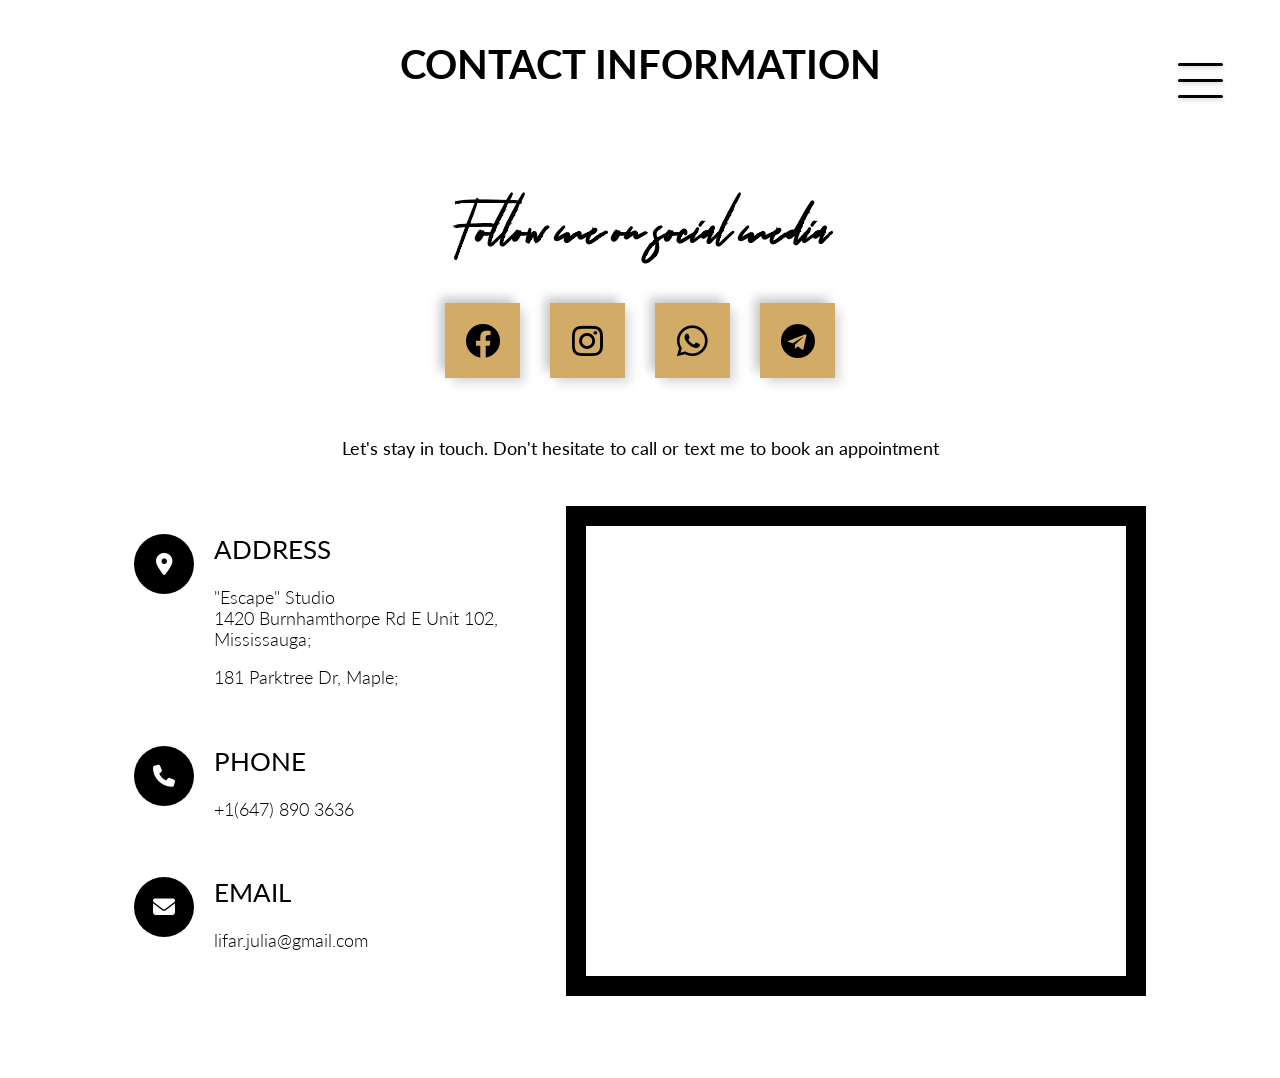
<file: contact_me.html>
<!DOCTYPE html>
<html lang="en">
<head>
    <meta charset="UTF-8">
    <meta http-equiv="X-UA-Compatible" content="IE=edge">
    <meta name="viewport" content="width=device-width, initial-scale=1.0">
    <link rel="preconnect" href="https://fonts.googleapis.com"> 
    <link rel="preconnect" href="https://fonts.gstatic.com" crossorigin> 
    <link rel="stylesheet" href="https://cdnjs.cloudflare.com/ajax/libs/font-awesome/6.2.0/css/all.min.css" integrity="sha512-xh6O/CkQoPOWDdYTDqeRdPCVd1SpvCA9XXcUnZS2FmJNp1coAFzvtCN9BmamE+4aHK8yyUHUSCcJHgXloTyT2A==" crossorigin="anonymous" referrerpolicy="no-referrer" />
    <link href="https://fonts.googleapis.com/css2?family=Lato:wght@300;400&display=swap" rel="stylesheet">
    <link rel="stylesheet" href="https://cdnjs.cloudflare.com/ajax/libs/font-awesome/5.13.0/css/all.min.css">
    <link rel="stylesheet" href="navigation.css">
    <link rel="stylesheet" href="contact_me.css">
    <title>Contact Me</title>
</head>
<body>
    <div id="menu-bar">
        <div class="navbar-links">
            <ul>
               <li><a href="index.html" class="text-decoration-none"><h2>HOME</h2></a></li>
               <hr>
               <li><a href="about.html" class="text-decoration-none"><h2>ABOUT ME</h2></a></li>
               <hr>
               <li><a href="services.html" class="text-decoration-none"><h2>SERVICES</h2></a></li>
               <hr>
               <li><a href="results.html" class="text-decoration-none"><h2>RESULTS</h2></a></li>
               <hr>
               <li><a href="contact_me.html" class="text-decoration-none"><h2 id="current-page-link">CONTACT<span> ME</span></h2></a></li>
            </ul>
         </div>
    </div>
    <h1>CONTACT INFORMATION</h1>
    <div class="responsive-h1">
        <h1>CONTACT</h1>
        <h1>INFORMATION</h1>
    </div>
    <div class="menu-btn">
        <div class="menu-btn_shape"></div>
    </div>
    <section class="contact">
        <div class="content">
            <h2>Follow me on social media</h2>
            <div class="social-media">
                <a href="https://www.facebook.com/profile.php?id=100008840988269"><i class="fab fa-facebook"></i></a>
                <a href="https://www.instagram.com/lyfar.julia/?hl=en"><i class="fab fa-instagram"></i></a>
                <a href="https://wa.me/+380660852005?text="><i class="fab fa-whatsapp"></i></a>
                <a href="https://telegram.me/jlyfar"><i class="fab fa-telegram"></i></a>
            </div>
            <p>Let's stay in touch. Don't hesitate to call or text me to book an appointment</p>
        </div>
        <div class="container">
            <div class="contactInfo">
                <div class="box">
                    <div class="icon"><i class="fa-solid fa-location-dot"></i></div>
                    <div class="text">
                        <h3>ADDRESS</h3>
                        <p style="padding-right: 20px;">"Escape" Studio<br>1420 Burnhamthorpe Rd E Unit 102, Mississauga;</p>
                        <p style="padding-right: 20px; margin-top:0;">181 Parktree Dr, Maple;</p>
                    </div>
                </div>
                <div class="box">
                    <div class="icon"><i class="fa-solid fa-phone"></i></div>
                    <div class="text">
                        <h3>PHONE</h3>
                        <p>+1(647) 890 3636</p>
                    </div>
                </div>
                <div class="box">
                    <div class="icon"><i class="fa-solid fa-envelope"></i></div>
                    <div class="text">
                        <h3>EMAIL</h3>
                        <p>lifar.julia@gmail.com</p>
                    </div>
                </div>
            </div>
            <div class="contactForm">
                <!-- <form  action="https://formsubmit.co/katia.shchepetova@gmail.com" method="POST">
                    <h2>Send Message</h2>
                    <div class="inputBox">
                        <input type="text" name="" required="required">
                        <span>Full Name</span>
                    </div>
                    <div class="inputBox">
                        <input type="email" required="required" id="email">
                        <span>Email</span>
                    </div>
                    <div class="inputBox">
                        <textarea type="text" name="" required="required"></textarea>
                        <span>Type Your Message...</span>
                    </div>
                    <div class="inputBox">
                        <button type="submit">SEND</button>
                    </div>
                </form> -->
                <iframe src="https://www.google.com/maps/embed?pb=!1m18!1m12!1m3!1d2888.22067783692!2d-79.60149009999999!3d43.622765699999995!2m3!1f0!2f0!3f0!3m2!1i1024!2i768!4f13.1!3m3!1m2!1s0x882b387f6edb8ff9%3A0xa27cbe01c1ded5d1!2s1420%20Burnhamthorpe%20Rd%20E%20Unit%20102%2C%20Mississauga%2C%20ON%20L4X%202Z9!5e0!3m2!1sen!2sca!4v1666379209158!5m2!1sen!2sca" width="700" height="450" style="border:0;" allowfullscreen="" loading="lazy" referrerpolicy="no-referrer-when-downgrade"></iframe>
            </div>
            <iframe id="secondmap" src="https://www.google.com/maps/embed?pb=!1m18!1m12!1m3!1d2877.839488174196!2d-79.5310722!3d43.838426!2m3!1f0!2f0!3f0!3m2!1i1024!2i768!4f13.1!3m3!1m2!1s0x882b2f33e1a76899%3A0x7d223e1c6539bd44!2s181%20Parktree%20Dr%2C%20Maple%2C%20ON%20L6A%205B1!5e0!3m2!1sen!2sca!4v1666380575546!5m2!1sen!2sca" width="600" height="450" style="border:0;" allowfullscreen="" loading="lazy" referrerpolicy="no-referrer-when-downgrade"></iframe>
        </div>
    </section>
    <script src="main.js"></script>
</body>
</html>
</file>
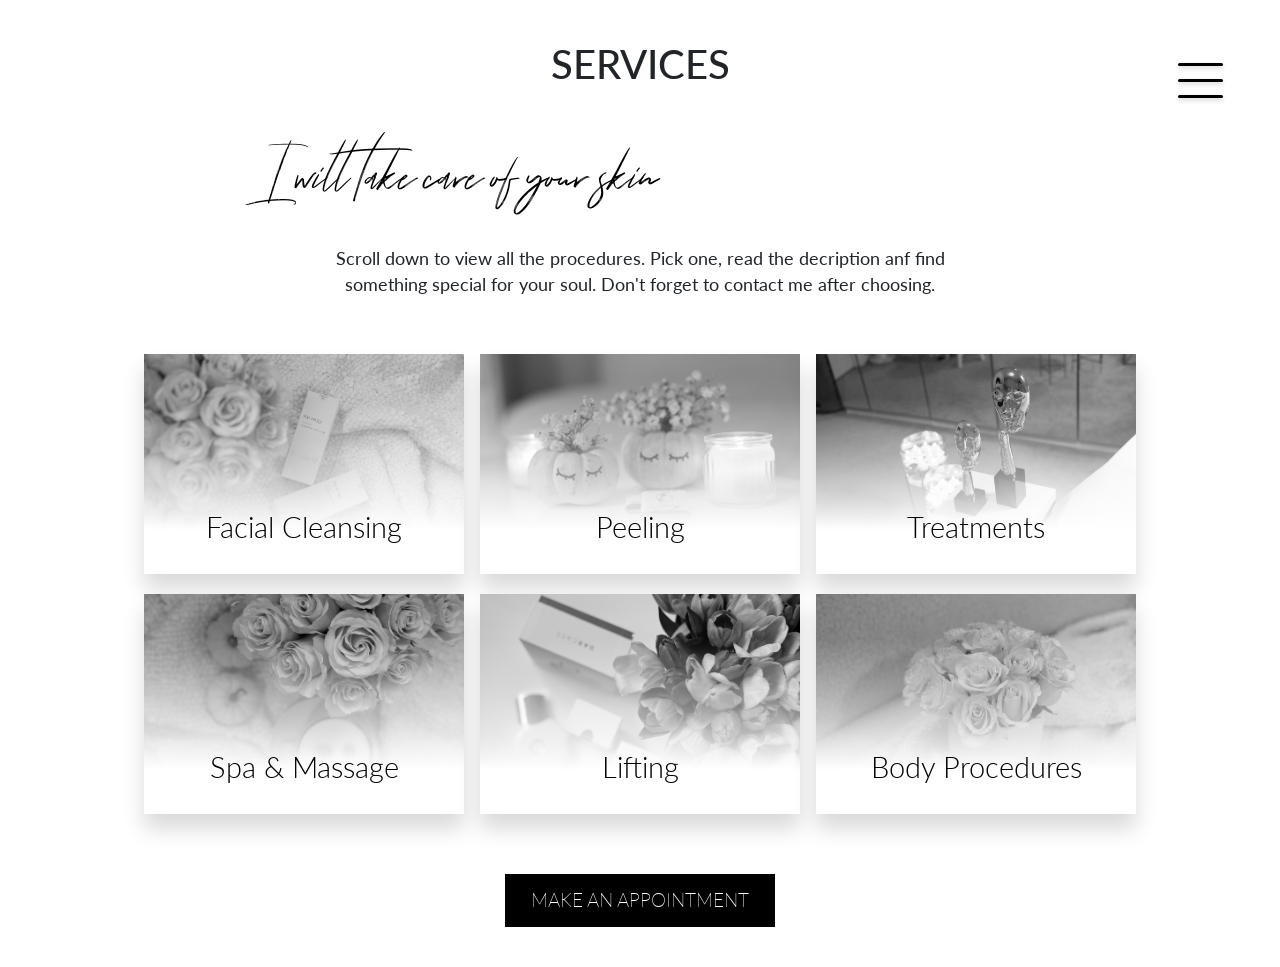
<file: services.html>
<!DOCTYPE html>
<html lang="en">
<head>
    <meta charset="UTF-8">
    <meta http-equiv="X-UA-Compatible" content="IE=edge">
    <meta name="viewport" content="width=device-width, initial-scale=1.0">
    <link rel="preconnect" href="https://fonts.googleapis.com"> 
    <link rel="preconnect" href="https://fonts.gstatic.com" crossorigin> 
    <link rel="stylesheet" href="https://cdn.jsdelivr.net/npm/bootstrap@4.3.1/dist/css/bootstrap.min.css" integrity="sha384-ggOyR0iXCbMQv3Xipma34MD+dH/1fQ784/j6cY/iJTQUOhcWr7x9JvoRxT2MZw1T" crossorigin="anonymous">
    <link href="https://fonts.googleapis.com/css2?family=Lato:wght@300;400&display=swap" rel="stylesheet">
    <link rel="stylesheet" href="navigation.css">
    <link rel="stylesheet" href="services.css">
    <title>Services</title>
</head>
<body>
    <div id="menu-bar">
        <div class="navbar-links">
            <ul>
               <li><a href="index.html" class="text-decoration-none"><h2>HOME</h2></a></li>
               <hr>
               <li><a href="about.html" class="text-decoration-none"><h2>ABOUT ME</h2></a></li>
               <hr>
               <li><a href="services.html" class="text-decoration-none"><h2 id="current-page-link">SERVICES</h2></a></li>
               <hr>
               <li><a href="results.html" class="text-decoration-none"><h2>RESULTS</h2></a></li>
               <hr>
               <li><a href="contact_me.html" class="text-decoration-none"><h2>CONTACT<span> ME</span></h2></a></li>
            </ul>
         </div>
    </div>
    <h1>SERVICES</h1>
    <div class="menu-btn">
        <div class="menu-btn_shape"></div>
    </div>
    <h3 style="margin-top: 60px">I will take care of your skin</h3>
    <p>Scroll down to view all the procedures. Pick one, read the decription anf find something special for your soul. Don't forget to contact me after choosing.</p>
    <div class="wrapper">
        <div class="content-box">
            <a href="Services/facial_cleansing.html">
                <div class="card first">
                    <h2>Facial Cleansing</h2>
                </div>
            </a>
            <a href="Services/peeling.html" title="Service">
                <div class="card second">
                    <h2>Peeling</h2>
                </div>
            </a>
            <a href="Services/treatments.html">
                <div class="card third">
                    <h2>Treatments</h2>
                </div>
            </a>
            <a href="Services/spa_and_massage.html">
                <div class="card forth">
                    <h2>Spa & Massage</h2>
                </div>
            </a>
            <a href="Services/lifting.html">
                <div class="card fifth">
                    <h2>Lifting</h2>
                </div>
            </a>
            <a href="Services/body.html">
                <div class="card sixth">
                    <h2>Body Procedures</h2>
                </div>
            </a>
        </div>
    </div>
    <div class="book">
        <a href="contact_me.html"><button type="button"  style="margin-left: 0;" class="myButton">MAKE AN APPOINTMENT</button></a>
    </div>
    <script src="main.js"></script>
</body>
</html>
</file>
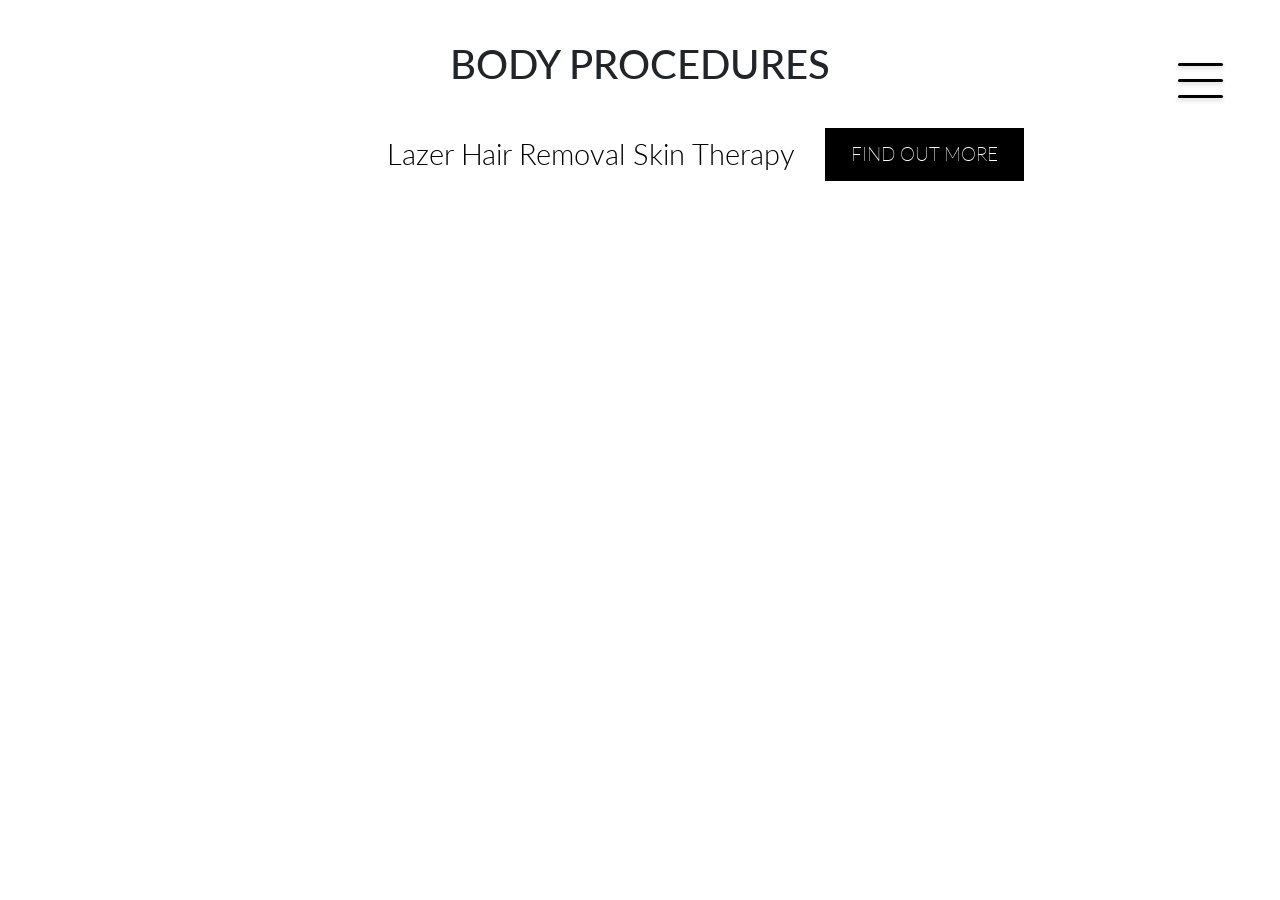
<file: Services/body.html>
<!DOCTYPE html>
<html lang="en">
<head>
    <meta charset="UTF-8">
    <meta http-equiv="X-UA-Compatible" content="IE=edge">
    <meta name="viewport" content="width=device-width, initial-scale=1.0">
    <link rel="preconnect" href="https://fonts.googleapis.com"> 
    <link rel="preconnect" href="https://fonts.gstatic.com" crossorigin> 
    <link rel="stylesheet" href="https://cdn.jsdelivr.net/npm/bootstrap@4.3.1/dist/css/bootstrap.min.css" integrity="sha384-ggOyR0iXCbMQv3Xipma34MD+dH/1fQ784/j6cY/iJTQUOhcWr7x9JvoRxT2MZw1T" crossorigin="anonymous">
    <link href="https://fonts.googleapis.com/css2?family=Lato:wght@300;400&display=swap" rel="stylesheet">
    <link rel="stylesheet" href="../navigation.css">
    <link rel="stylesheet" href="../services.css">
    <title>Services</title>
</head>
<body>
    <div id="menu-bar">
        <div class="navbar-links">
            <ul>
               <li><a href="../index.html" class="text-decoration-none"><h2>HOME</h2></a></li>
               <hr>
               <li><a href="../about.html" class="text-decoration-none"><h2>ABOUT ME</h2></a></li>
               <hr>
               <li><a href="../services.html" class="text-decoration-none"><h2 id="current-page-link">SERVICES</h2></a></li>
               <hr>
               <li><a href="../results.html" class="text-decoration-none"><h2>RESULTS</h2></a></li>
               <hr>
               <li><a href="../contact_me.html" class="text-decoration-none"><h2>CONTACT<span> ME</span></h2></a></li>
            </ul>
         </div>
    </div>
    <h1>BODY PROCEDURES</h1>
    <div class="menu-btn">
        <div class="menu-btn_shape"></div>
    </div>
    <div class="list" style="margin-top: 40px;">
        <div class="service-row">
            <h2>Lazer Hair Removal Skin Therapy</h2>
            <a href="lazer_hair_removal.html"><button class="myButton">FIND OUT MORE</button></a>
        </div>
    </div>
    <script src="../main.js"></script>
</body>
</html>
</file>
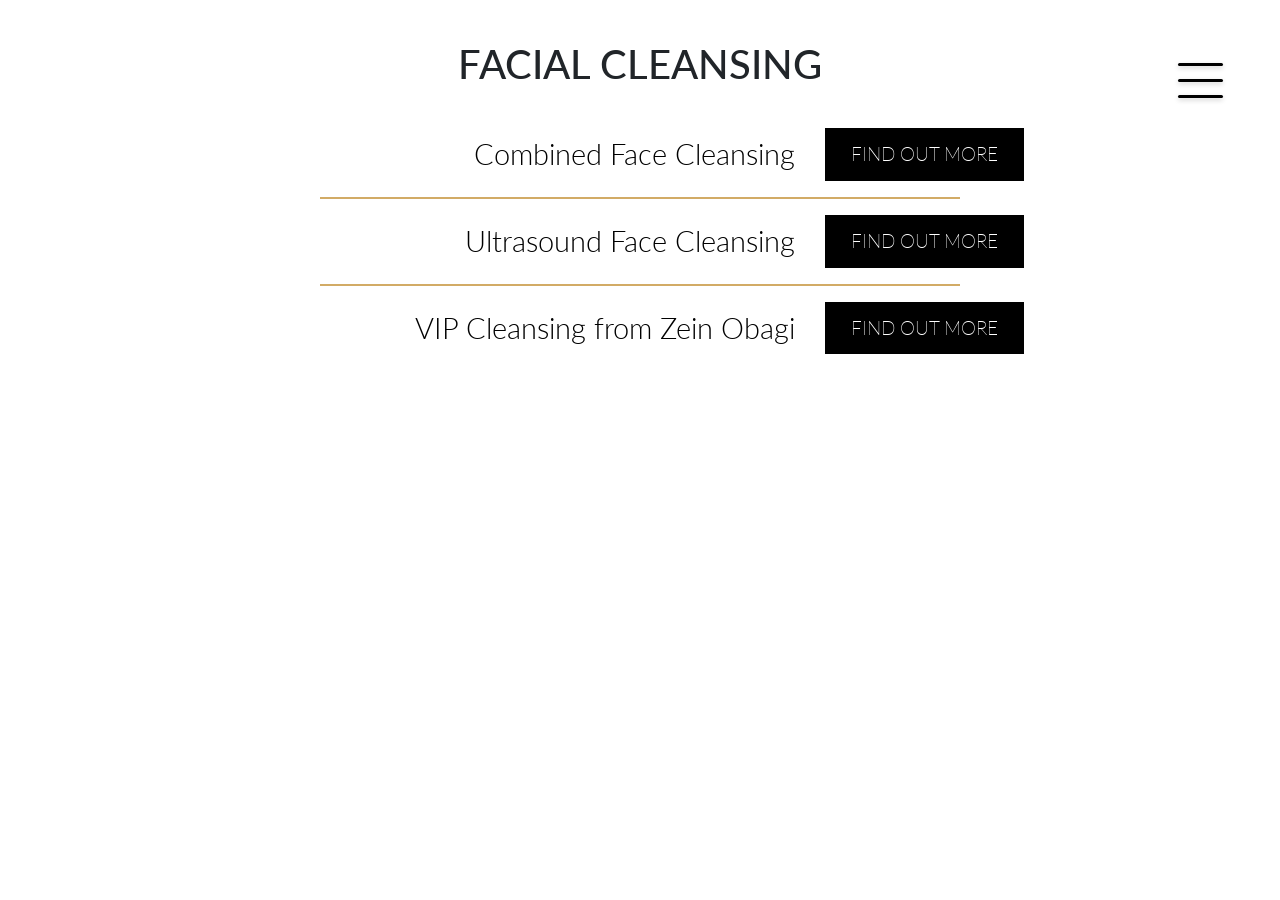
<file: Services/facial_cleansing.html>
<!DOCTYPE html>
<html lang="en">
<head>
    <meta charset="UTF-8">
    <meta http-equiv="X-UA-Compatible" content="IE=edge">
    <meta name="viewport" content="width=device-width, initial-scale=1.0">
    <link rel="preconnect" href="https://fonts.googleapis.com"> 
    <link rel="preconnect" href="https://fonts.gstatic.com" crossorigin> 
    <link rel="stylesheet" href="https://cdn.jsdelivr.net/npm/bootstrap@4.3.1/dist/css/bootstrap.min.css" integrity="sha384-ggOyR0iXCbMQv3Xipma34MD+dH/1fQ784/j6cY/iJTQUOhcWr7x9JvoRxT2MZw1T" crossorigin="anonymous">
    <link href="https://fonts.googleapis.com/css2?family=Lato:wght@300;400&display=swap" rel="stylesheet">
    <link rel="stylesheet" href="../navigation.css">
    <link rel="stylesheet" href="../services.css">
    <title>Services</title>
</head>
<body>
    <div id="menu-bar">
        <div class="navbar-links">
            <ul>
               <li><a href="../index.html" class="text-decoration-none"><h2>HOME</h2></a></li>
               <hr>
               <li><a href="../about.html" class="text-decoration-none"><h2>ABOUT ME</h2></a></li>
               <hr>
               <li><a href="../services.html" class="text-decoration-none"><h2 id="current-page-link">SERVICES</h2></a></li>
               <hr>
               <li><a href="../results.html" class="text-decoration-none"><h2>RESULTS</h2></a></li>
               <hr>
               <li><a href="../contact_me.html" class="text-decoration-none"><h2>CONTACT<span> ME</span></h2></a></li>
            </ul>
         </div>
    </div>
    <h1>FACIAL CLEANSING</h1>
    <div class="menu-btn">
        <div class="menu-btn_shape"></div>
    </div>
    <div class="list" style="margin-top: 40px;">
        <div class="service-row">
            <h2>Combined Face Cleansing</h2>
            <a href="combined_face_cleansing.html"><button class="myButton">FIND OUT MORE</button></a>
        </div>
    </div>
    <hr class="list-hr">
    <div class="list">
        <div class="service-row">
            <h2>Ultrasound Face Cleansing</h2>
            <a href="ultrasound_face_cleansing.html"><button class="myButton">FIND OUT MORE</button></a>
        </div>
    </div>
    <hr class="list-hr">
    <div class="list">
        <div class="service-row" style="margin-bottom: 50px">
            <h2>VIP Cleansing from Zein Obagi</h2>
            <a href="vip_cleansing.html"><button class="myButton">FIND OUT MORE</button></a>
        </div>
    </div>
    <script src="../main.js"></script>
</body>
</html>
</file>
<file: navigation.css>
#menu-bar{
    display: none;
    position: fixed;
    top: 0;
    height: 100vh;
    width: 100%;
    background-color: white;
    z-index: 2;
    align-items: center;
    align-content: center;
    justify-content: space-around;
    text-align: center;
    align-items: center;
}
a{
    all: unset;
}
#current-page-link{
    color: black;
}
hr{
    background-color: #d2ab66;
    height: 2px;
    border: 0;
    width: 50%;
}
.navbar-links{
    width: 80%;
    margin: auto;
}
h2:hover{
    color: #d2ab66;
    text-decoration: none;
}
a h2{
    font-family: 'Lato', sans-serif;
    color: #7b7b7b;
    font-size: 2rem;
    font-weight: 350;
}
.navbar-links ul{
    padding: 0;
    list-style-type: none;
    position: relative;
    margin-top: 3rem;
}
.menu-btn{
    top: 40px;
    right: 40px;
    position: absolute;
    display: flex;
    justify-content: center;
    align-items: center;
    width: 80px;
    height: 80px;
    cursor: pointer;
    transition: all .5s ease-in-out;
}
.menu-btn_shape{
    width: 45px;
    height: 3px;
    background-color: black;
    border-radius: 5px;
    box-shadow: 0 2px 5px rgba(0, 0, 0, 0.2);
    transition: all .5s ease-in-out;
    z-index: 2;
}
.menu-btn_shape::before,
.menu-btn_shape::after{
    content: '';
    position: absolute;
    width: 45px;
    height: 3px;
    background-color: black;
    border-radius: 5px;
    box-shadow: 0 2px 5px rgba(0, 0, 0, 0.2);
    transition: all .5s ease-in-out;
}
.menu-btn_shape::before{
    transform: translateY(-16px);
}
.menu-btn_shape::after{
    transform: translateY(16px);
}

/* ANIMATION */

.menu-btn.open .menu-btn_shape{
    transform: translateX(-50px);
    background: transparent;
    box-shadow: none;
}
.menu-btn.open .menu-btn_shape::before{
    transform: rotate(45deg) translate(35px, -35px);
}
.menu-btn.open .menu-btn_shape::after{
    transform: rotate(-45deg) translate(35px, 35px);
}

@media screen and (max-width: 700px){
    .menu-btn{
        top: 1.3rem;
        right: 1rem;
    }
    .navbar-links ul{
        top: 1.8rem
    }
    .navbar-links li h2{
        padding: 0;
    }
    .navbar-links{
        width: 50%;
    }
    .menu-btn_shape{
        width: 35px;
    }
    .menu-btn_shape::before,
    .menu-btn_shape::after{
    width: 35px;
    }
    hr{
        width: 100%;
    }
    .menu-btn_shape::before{
        transform: translateY(-13px);
    }
    .menu-btn_shape::after{
        transform: translateY(13px);
    }
    .navbar-links ul{
        margin-top: 1rem;
    }
}
@media(max-width: 410px){
    span{
        display: none;
    }
}
@media(max-width: 300px){
    span{
        display: none;
    }
    .menu-btn{
        right: -1rem;
    }
}
</file>
<file: contact_me.css>
body{
    margin: 0;
}
.scroll{
    overflow: hidden;
}
h1{
    font-family: 'Lato', sans-serif;
    margin-top: 2.5rem;
    text-align: center;
    font-size: 2.5rem;
}
p{
    font-family: 'Lato', sans-serif;
    font-size: 1.1rem;
}
@font-face{
    font-family: 'tuesdayNight';
    src: url('TuesdayNight-Regular.otf');
}

/* ==========================ID=========================== */

/* ==========================CLASSES=========================== */
.contact{
    position: relative;
    min-height: 100vh;
    padding: 0px 100px;
    display: flex;
    justify-content: center;
    align-items: center;
    flex-direction: column;
    margin-bottom: 50px;
}
.contact .content{
    max-width: 800px;
    text-align: center;
}
.contact .content h2{
    margin: 0px;
    margin-top: 20px;
    font-family: 'tuesdayNight', sans-serif;
    font-size: 3rem;
    color: black;
}
.container{
    width: 100%;
    display: flex;
    justify-content: center;
    align-items: center;
    margin-top: 30px;
}
.container .contactInfo{
    width: 40%;
    display: flex;
    flex-direction: column;
}
.container .contactInfo .box{
    position: relative;
    padding: 20px 0;
    display: flex;
}
.container .contactInfo .box .icon{
    min-width: 60px;
    height: 60px;
    background-color: black;
    display: flex;
    justify-content: center;
    align-items: center;
    border-radius: 50%;
    font-size: 22px;
    color: white;
}
.container .contactInfo .box .text{
    display: flex;
    margin-left: 20px;
    color: black;
    flex-direction: column;
    font-weight: 2;
    font-weight: 300;
}
.container .contactInfo .box .text h3{
    font-weight: 400;
    color: black;
    font-family: 'Lato', sans-serif;
    font-size: 1.6rem;
    margin-top: 0;
    margin-bottom: 5px;
}
.contactForm{
    border: solid black 20px;
    width: 50%;
    display: flex;
    justify-content: center;
    align-items: center;
}
#secondmap{
    display: none;
}
.responsive-h1{
    margin-top: 40px;
}
.responsive-h1 h1{
    text-align: center;
    display: none;
    margin: 0;
}
.social-media{
    display: flex;
    justify-content: center;
    margin-top: 20px;
    margin-bottom: 60px;
}
.social-media a{
    display: flex;
    background: #d2ab66;
    height: 75px;
    width: 75px;
    margin: 0 15px;
    align-items: center;
    justify-content: center;
    text-decoration: none;
    box-shadow: 6px 6px 10px -1px rgba(0, 0, 0, 0.15),
                -6px -6px 10px -1px rgba(109, 109, 109, 0.4);
}
.social-media a i{
    font-size: 35px;
}
.social-media a:hover{
    box-shadow: inset 4px 4px 6px -1px rgba(0, 0, 0, 0.15),
                inset -4px -4px 6px -1px rgba(109, 109, 109, 0.4),
                -0.5px -0.5px 0px rgba(109, 109, 109, 0.4),
                0.5px 0.5px 0px rgba(0, 0, 0, 0.15),
                0px 12px 10px -10px rgba(0, 0, 0, 0.15);
    transform: translateY(2px);
}
/* .contactForm{
    width: 40%;
    padding: 40px;
    background: white;
}.contactForm h2{
    font-size: 30px;
    color: black;
    font-weight: 500;
    font-family: 'Lato', sans-serif;
}
.contactForm .inputBox{
    position: relative;
    width: 100%;
    margin-top: 10px;
}
.contactForm .inputBox input,
.contactForm .inputBox textarea{
    width: 100%;
    padding: 5px 0;
    font-size: 16px;
    margin: 10px 0;
    border: none;
    border-bottom: 2px solid black;
    outline: none;
    resize: none;
}
.contactForm .inputBox span{
    position: absolute;
    left: 0;
    padding: 5px 5px;
    font-size: 16px;
    margin: 10px 0;
    font-family: 'Lato', sans-serif;
    pointer-events: none;
    transition: 0.5s;
    color: #666;
}
.contactForm .inputBox input:focus ~ span,
.contactForm .inputBox input:valid ~ span,
.contactForm .inputBox textarea:focus ~ span,
.contactForm .inputBox textarea:valid ~ span{
    color: RED;
    font-size: 12px;
    transform: translateY(-20px);
}
.contactForm .inputBox input[type="submit"]{
    width: 100px;
    background: black;
    color: white;
    border: none;
    cursor: pointer;
	font-family: 'Lato';
	font-size:1.2rem;
	padding:9px 23px;
	text-decoration:none;
    border: solid black;
    font-weight: 200;
}*/
@media (max-width:900px){
    .contact{
        padding: 0px;
        width: 100%;
        margin-bottom: 0;
    }
    .container{
        flex-direction: column;
    }
    .container .contactInfo{
        margin-bottom: 40px;
    }
    .box{
        margin: 0 20px;
    }
    .container .contactInfo,
    .contactForm{
        width: 100%;
        border: none;
    }
    .contactForm{
        border-top: solid black 20px;
    }
    #secondmap{
        width: 100%;
        display: block;
    }
    iframe{
        width: 100%;
        height: 200px;
    }
    p{
        padding:0 40px;
    }
    .text p{
        font-size: 1rem;
        padding: 0;
    }
}
@media (max-width:720px){
    h1{
        display: none;
    }
    .responsive-h1 h1{
        display: block;
    }
    .social-media a{
        height: 60px;
        width: 60px;
        margin: 0 10px;
    }
    .social-media a i{
        font-size: 25px;
    }
    .contact .content h2{
        font-size: 2.5rem;
    }
}
@media (max-width:290px){
    .responsive-h1 h1{
        font-size: 1.6rem;
    }
}
</file>
<file: services.css>
body{
    margin: 0;
}
h2, h3{
    color: black;
    font-family: 'tuesdayNight';
    text-align: center;
}
@font-face{
    font-family: 'tuesdayNight';
    src: url('TuesdayNight-Regular.otf');
}
h1{
    font-family: 'Lato', sans-serif;
    margin-top: 2.5rem;
    text-align: center;
}
h2{
    font-size: 3rem;
}
h3{
    font-size: 3rem;
    margin-top: 15px;
    text-align: left;
    padding-left: 260px;
}
p{
    font-family: 'Lato', sans-serif;
    font-size: 1.1rem;
    margin-top:40px;
    text-align: center;
    padding: 0 300px;
}
/* ==========================CLASS=========================== */
.scroll{
    overflow: hidden;
}
.myButton {
	background-color:#000000;
	display:inline-block;
	cursor:pointer;
	color:#ffffff;
	font-family: 'Lato';
	font-size:1.2rem;
	font-weight:bold;
	padding:9px 23px;
	text-decoration:none;
    border: solid black;
    font-weight: 200;
}
.myButton:hover {
	background-color: #404040;
    border: solid #404040;
}
.myButton:active {
	position:relative;
	top:1px;
}
.wrapper{
    display: flex;
    justify-content: center;
    align-items: center;
    flex-direction: column;
    background: #ffffff;
}
.content-box{
    display: flex;
    justify-content: space-between;
    flex-wrap: wrap;
    width: 1000px;
    margin-top: 30px;
}
.card{
    min-height: 220px;
    width: 320px;
    padding: 30px;
    border-radius: 0px;
    display: flex;
    justify-content: flex-end;
    align-items: center;
    flex-direction: column;
    margin: 10px 4px;
    box-shadow: 0px 15px 20px rgba(0, 0, 0, 0.15);
    border: 0;
    transition: 0.2s;
}
.card:hover{
    cursor: pointer;
}
.card h2{
    font-family: 'Lato', sans-serif;
    font-size: 1.8rem;
    font-weight: 300;
    text-align: center;
    margin: 0;
}
.content-box a{
    all: unset;
    text-decoration: none;
}
.content-box a h2{
    color: #000000;
}

.list h2{
    font-family: 'Lato', sans-serif;
    font-size: 1.8rem;
    font-weight: 300;
    margin: 0;
}
.list h2:hover{
    color: #000000;
}
.card h2:hover{
    color: #000000;
}
.list{
    display: flex;
    justify-content: center;
}
.service-row{
    display: flex;
    justify-content: flex-end;
    text-align: center;
    align-items: center;
    align-content: center;
    width: 100%;
    margin-right: 20%;
}
/* ==========================CARD HOVER=========================== */
.first{
    background: linear-gradient(0deg, rgba(255, 255, 255, 1) 20%, rgba(255, 255, 255, 0.1) 80%), url("services_chart_images/facialcleansingbw.jpg");
    background-repeat: no-repeat;
    background-size: cover;
}
.first:hover{
    background: linear-gradient(0deg, rgba(255, 255, 255, 1) 20%, rgba(255, 255, 255, 0) 80%), url("services_chart_images/facialcleansing.jpg");
    background-repeat: no-repeat;
    background-size: cover;
}
.second{
    background: linear-gradient(0deg, rgba(255, 255, 255, 1) 20%, rgba(255, 255, 255, 0) 80%), url("services_chart_images/peelingbw.jpg");
    background-repeat: no-repeat;
    background-size: cover;
}
.second:hover{
    background: linear-gradient(0deg, rgba(255, 255, 255, 1) 20%, rgba(255, 255, 255, 0) 80%), url("services_chart_images/peeling.jpg");
    background-repeat: no-repeat;
    background-size: cover;
}
.third{
    background: linear-gradient(0deg, rgba(255, 255, 255, 1) 20%, rgba(255, 255, 255, 0) 80%), url("services_chart_images/treatmentsbw.jpg");
    background-repeat: no-repeat;
    background-size: cover;
}
.third:hover{
    background: linear-gradient(0deg, rgba(255, 255, 255, 1) 20%, rgba(255, 255, 255, 0) 80%), url("services_chart_images/treatments.jpg");
    background-repeat: no-repeat;
    background-size: cover;
}
.forth{
    background: linear-gradient(0deg, rgba(255, 255, 255, 1) 20%, rgba(255, 255, 255, 0) 80%), url("services_chart_images/spabw.jpg");
    background-repeat: no-repeat;
    background-size: cover;
}
.forth:hover{
    background: linear-gradient(0deg, rgba(255, 255, 255, 1) 20%, rgba(255, 255, 255, 0) 80%), url("services_chart_images/spa.jpg");
    background-repeat: no-repeat;
    background-size: cover;
}
.fifth{
    background: linear-gradient(0deg, rgba(255, 255, 255, 1) 20%, rgba(255, 255, 255, 0) 80%), url("services_chart_images/liftingbw.jpg");
    background-repeat: no-repeat;
    background-size: cover;
}
.fifth:hover{
    background: linear-gradient(0deg, rgba(255, 255, 255, 1) 20%, rgba(255, 255, 255, 0) 80%), url("services_chart_images/lifting.jpg");
    background-repeat: no-repeat;
    background-size: cover;
}
.sixth{
    background: linear-gradient(0deg, rgba(255, 255, 255, 1) 20%, rgba(255, 255, 255, 0) 80%), url("services_chart_images/bodybw.jpg");
    background-repeat: no-repeat;
    background-size: cover;
}
.sixth:hover{
    background: linear-gradient(0deg, rgba(255, 255, 255, 1) 20%, rgba(255, 255, 255, 0) 80%), url("services_chart_images/body.jpg");
    background-repeat: no-repeat;
    background-size: cover;
}
.book{
    margin-top: 50px;
    display: flex;
    justify-content: center;
    align-items: center;
    margin-bottom: 40px;
}
/* ==========================BUTTON=========================== */
.myButton {
	background-color:#000000;
	display:inline-block;
	cursor:pointer;
	color:#ffffff;
	font-family: 'Lato';
	font-size:1.2rem;
	font-weight:bold;
	padding:9px 23px;
	text-decoration:none;
    border: solid black;
    font-weight: 200;
    margin-left: 30px;
}
.myButton:hover {
	background-color: #404040;
    border: solid #404040;
}
.myButton:active {
	position:relative;
	top:1px;
}
/* ==========================ID=========================== */
/* ==========================RESPONSIVE CLASSES=========================== */
@media screen and (max-width: 650px){
    h2{
        font-size: 2rem;
    }
    h3{
        font-size: 2.6rem;
    }
    .card{
        min-width:300px;
        margin: 10px auto;
    }
}
@media screen and (max-width: 991px){
    h1{
        width: 50%;
        margin-left: auto;
        margin-right: auto;
    }
    .wrapper{
        padding: 25px;
    }
    .content-box{
        flex-direction: column;
        width: 100%;
    }
    .card{
        min-width:300px;
        margin: 10px auto;
    }
    }
.h1-padding{
    margin-left: 30px;
    }
@media screen and (max-width: 1050px){
    .service-row{
        display: block;
        margin: 0;
        text-align: left;
        margin-left: 20px;
    }
    .list-hr{
        width: 80%;
    }
    .list h2{
        text-align: left;
    }
    .myButton{
        margin-left: 0;
        margin-top: 10px;
    }
}
@media(max-width:991px){
    .card{
        pointer-events: none;
    }
    .first{
        background: linear-gradient(0deg, rgba(255, 255, 255, 1) 20%, rgba(255, 255, 255, 0) 80%), url("services_chart_images/facialcleansing.jpg");
        background-repeat: no-repeat;
        background-size: cover;
    }
    .second{
        background: linear-gradient(0deg, rgba(255, 255, 255, 1) 20%, rgba(255, 255, 255, 0) 80%), url("services_chart_images/peeling.jpg");
        background-repeat: no-repeat;
        background-size: cover;
    }
    .third{
        background: linear-gradient(0deg, rgba(255, 255, 255, 1) 20%, rgba(255, 255, 255, 0) 80%), url("services_chart_images/treatments.jpg");
        background-repeat: no-repeat;
        background-size: cover;
    }
    .forth{
        background: linear-gradient(0deg, rgba(255, 255, 255, 1) 20%, rgba(255, 255, 255, 0) 80%), url("services_chart_images/spa.jpg");
        background-repeat: no-repeat;
        background-size: cover;
    }
    .fifth{
        background: linear-gradient(0deg, rgba(255, 255, 255, 1) 20%, rgba(255, 255, 255, 0) 80%), url("services_chart_images/lifting.jpg");
        background-repeat: no-repeat;
        background-size: cover;
    }
    .sixth{
        background: linear-gradient(0deg, rgba(255, 255, 255, 1) 20%, rgba(255, 255, 255, 0) 80%), url("services_chart_images/body.jpg");
        background-repeat: no-repeat;
        background-size: cover;
    }
    p{
        padding: 0 50px;
        font-size: 1rem;
    }
    h3{
        text-align: center;
        padding-left: 0;
    }
}
</file>
